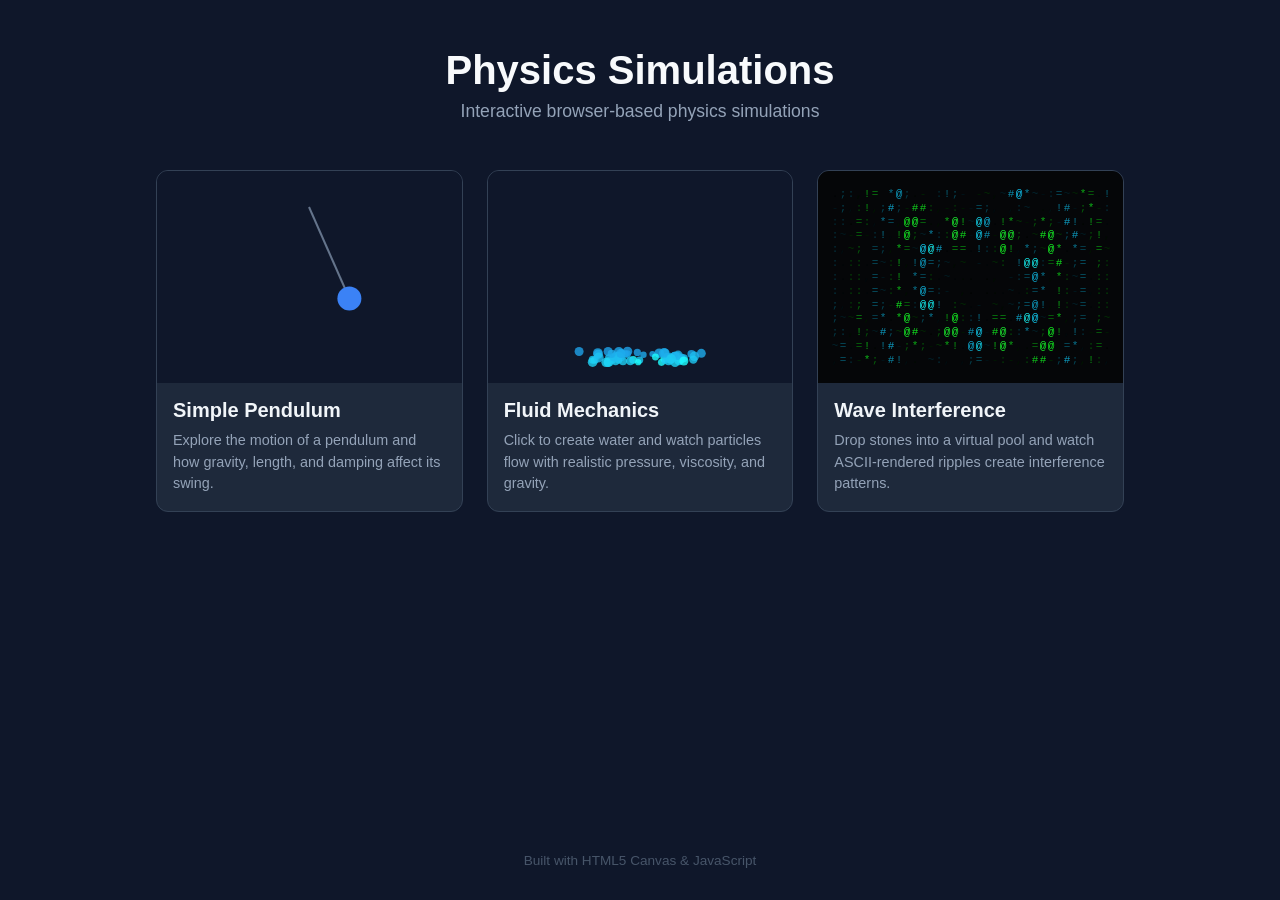
<file: index.html>
<!DOCTYPE html>
<html lang="en">
<head>
    <meta charset="UTF-8">
    <meta name="viewport" content="width=device-width, initial-scale=1.0">
    <title>Physics Simulations</title>
    <link rel="stylesheet" href="style.css">
</head>
<body>
    <header>
        <h1>Physics Simulations</h1>
        <p>Interactive browser-based physics simulations</p>
    </header>
    <main>
        <section class="simulations-grid">
            <a href="simulations/pendulum/index.html" class="sim-card">
                <div class="sim-preview">
                    <canvas id="pendulum-preview" width="280" height="180"></canvas>
                </div>
                <h2>Simple Pendulum</h2>
                <p>Explore the motion of a pendulum and how gravity, length, and damping affect its swing.</p>
            </a>
            <a href="simulations/fluid/index.html" class="sim-card">
                <div class="sim-preview">
                    <canvas id="fluid-preview" width="280" height="180"></canvas>
                </div>
                <h2>Fluid Mechanics</h2>
                <p>Click to create water and watch particles flow with realistic pressure, viscosity, and gravity.</p>
            </a>
            <a href="simulations/waves/index.html" class="sim-card">
                <div class="sim-preview" style="background:#050608">
                    <canvas id="waves-preview" width="280" height="180"></canvas>
                </div>
                <h2>Wave Interference</h2>
                <p>Drop stones into a virtual pool and watch ASCII-rendered ripples create interference patterns.</p>
            </a>
        </section>
    </main>
    <footer>
        <p>Built with HTML5 Canvas &amp; JavaScript</p>
    </footer>

    <script>
        // Tiny animated preview for the pendulum card
        (function() {
            const canvas = document.getElementById('pendulum-preview');
            if (!canvas) return;
            const ctx = canvas.getContext('2d');
            const cx = canvas.width / 2;
            const cy = 20;
            const len = 100;
            let angle = Math.PI / 4;
            let angVel = 0;
            const g = 9.81;
            const dt = 0.05;

            function draw() {
                ctx.clearRect(0, 0, canvas.width, canvas.height);
                const x = cx + len * Math.sin(angle);
                const y = cy + len * Math.cos(angle);

                ctx.strokeStyle = '#64748b';
                ctx.lineWidth = 2;
                ctx.beginPath();
                ctx.moveTo(cx, cy);
                ctx.lineTo(x, y);
                ctx.stroke();

                ctx.fillStyle = '#3b82f6';
                ctx.beginPath();
                ctx.arc(x, y, 12, 0, Math.PI * 2);
                ctx.fill();

                angVel += (-g / len) * Math.sin(angle) * dt;
                angVel *= 0.999;
                angle += angVel * dt;

                requestAnimationFrame(draw);
            }
            draw();
        })();
    // Tiny animated preview for the fluid card
        (function() {
            const canvas = document.getElementById('fluid-preview');
            if (!canvas) return;
            const ctx = canvas.getContext('2d');
            const drops = [];
            const W = canvas.width, H = canvas.height;

            for (let i = 0; i < 60; i++) {
                drops.push({
                    x: 80 + Math.random() * 120,
                    y: 20 + Math.random() * 40,
                    vx: (Math.random() - 0.5) * 20,
                    vy: Math.random() * 10,
                    r: 3 + Math.random() * 2
                });
            }

            function draw() {
                ctx.clearRect(0, 0, W, H);
                for (const d of drops) {
                    d.vy += 4 * 0.016 * 60;
                    d.x += d.vx * 0.016;
                    d.y += d.vy * 0.016;
                    if (d.y > H - d.r) { d.y = H - d.r; d.vy *= -0.4; d.vx *= 0.95; }
                    if (d.x < d.r) { d.x = d.r; d.vx *= -0.5; }
                    if (d.x > W - d.r) { d.x = W - d.r; d.vx *= -0.5; }
                    const speed = Math.sqrt(d.vx * d.vx + d.vy * d.vy);
                    const t = Math.min(speed / 150, 1);
                    const g = Math.floor(100 + t * 155);
                    const b = Math.floor(220 + t * 35);
                    ctx.fillStyle = `rgba(30,${g},${b},0.8)`;
                    ctx.beginPath();
                    ctx.arc(d.x, d.y, d.r, 0, Math.PI * 2);
                    ctx.fill();
                }
                requestAnimationFrame(draw);
            }
            draw();
        })();
    // Tiny animated preview for the wave card
        (function() {
            const canvas = document.getElementById('waves-preview');
            if (!canvas) return;
            const ctx = canvas.getContext('2d');
            const W = canvas.width, H = canvas.height;
            const CHARS = ' .,-~:;=!*#@';
            const cols = 35, rows = 13;
            const cw = W / cols, ch = H / rows;
            const fontSize = (ch * 0.8) | 0;
            let t = 0;

            function draw() {
                ctx.fillStyle = '#050608';
                ctx.fillRect(0, 0, W, H);
                ctx.font = fontSize + 'px "Courier New",monospace';
                ctx.textAlign = 'center';
                ctx.textBaseline = 'middle';

                for (let y = 0; y < rows; y++) {
                    for (let x = 0; x < cols; x++) {
                        // Two interfering circular waves
                        const dx1 = x - 12, dy1 = y - 6;
                        const r1 = Math.sqrt(dx1 * dx1 + dy1 * dy1);
                        const dx2 = x - 24, dy2 = y - 7;
                        const r2 = Math.sqrt(dx2 * dx2 + dy2 * dy2);
                        const wave = Math.sin(r1 * 1.2 - t * 0.06) * Math.exp(-r1 * 0.06)
                                   + Math.sin(r2 * 1.2 - t * 0.06) * Math.exp(-r2 * 0.06);
                        const absW = Math.abs(wave);
                        const ci = Math.min((absW * 11 + 0.5) | 0, 11);
                        if (ci === 0) continue;
                        const s = absW, s2 = s * s;
                        if (wave > 0) {
                            ctx.fillStyle = 'rgb(' + ((s2 * 20) | 0) + ',' + ((s * 55 + s2 * 200) | 0) + ',' + ((s2 * 35) | 0) + ')';
                        } else {
                            ctx.fillStyle = 'rgb(' + ((s2 * 15) | 0) + ',' + ((s * 40 + s2 * 135) | 0) + ',' + ((s * 50 + s2 * 165) | 0) + ')';
                        }
                        ctx.fillText(CHARS[ci], x * cw + cw * 0.5, y * ch + ch * 0.5);
                    }
                }
                t++;
                requestAnimationFrame(draw);
            }
            draw();
        })();
    </script>
</body>
</html>
</file>
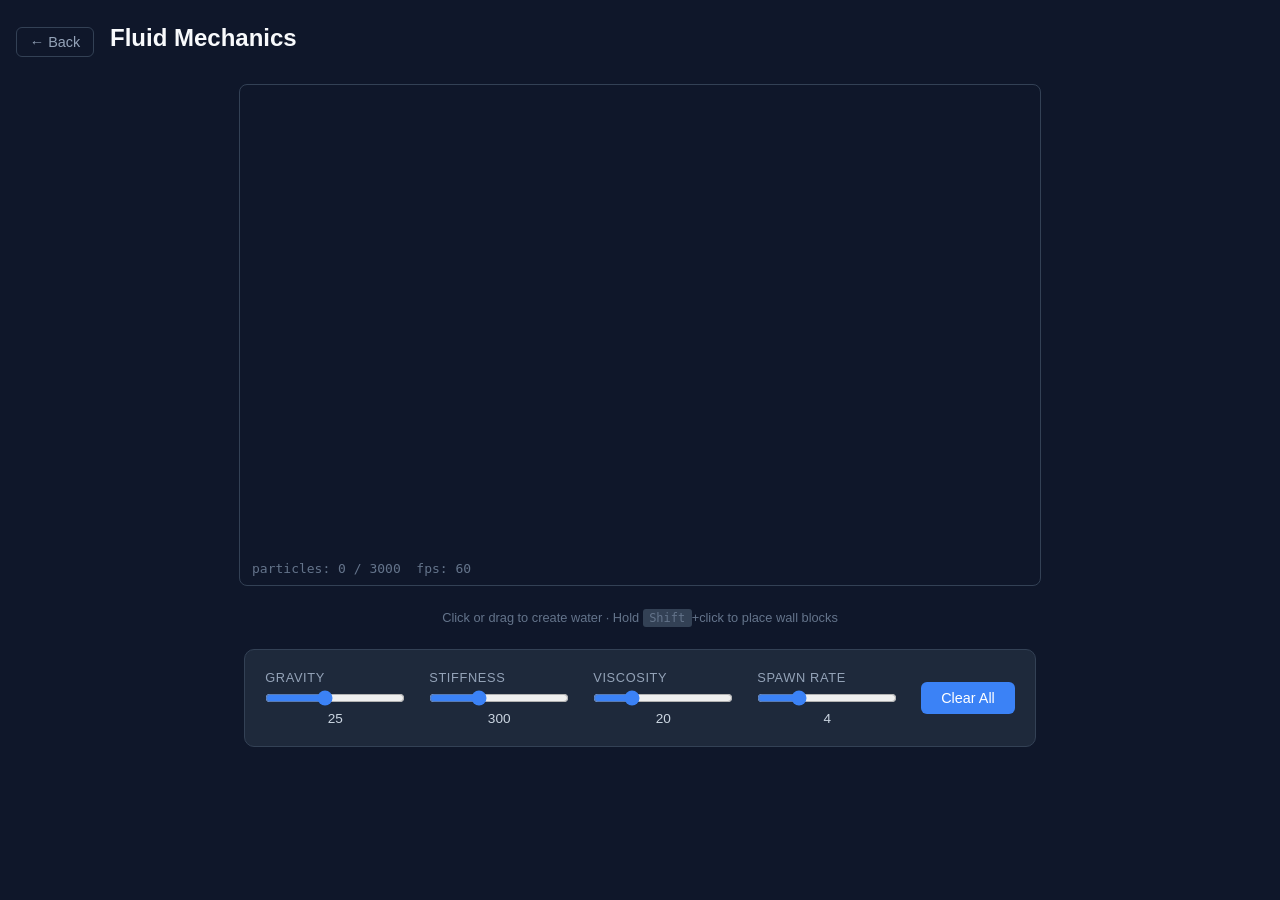
<file: simulations/fluid/index.html>
<!DOCTYPE html>
<html lang="en">
<head>
    <meta charset="UTF-8">
    <meta name="viewport" content="width=device-width, initial-scale=1.0">
    <title>Fluid Mechanics - Physics Simulations</title>
    <link rel="stylesheet" href="../../style.css">
    <style>
        #canvas { cursor: crosshair; touch-action: none; }
        .controls { flex-wrap: wrap; }
        .info { color: #64748b; font-size: 0.8rem; text-align: center; }
        kbd { background: #334155; padding: 0.1rem 0.4rem; border-radius: 3px; font-size: 0.75rem; }
    </style>
</head>
<body class="sim-page">
    <header>
        <a href="../../index.html" class="back-link">&larr; Back</a>
        <h1>Fluid Mechanics</h1>
    </header>

    <div class="sim-container">
        <canvas id="canvas" width="800" height="500"></canvas>
        <p class="info">Click or drag to create water &middot; Hold <kbd>Shift</kbd>+click to place wall blocks</p>

        <div class="controls">
            <div class="control-group">
                <label>Gravity</label>
                <input type="range" id="gravity" min="0" max="60" value="25" step="1">
                <span id="gravity-val">25</span>
            </div>
            <div class="control-group">
                <label>Stiffness</label>
                <input type="range" id="stiffness" min="50" max="800" value="300" step="10">
                <span id="stiffness-val">300</span>
            </div>
            <div class="control-group">
                <label>Viscosity</label>
                <input type="range" id="viscosity" min="0" max="80" value="20">
                <span id="viscosity-val">20</span>
            </div>
            <div class="control-group">
                <label>Spawn Rate</label>
                <input type="range" id="spawn-rate" min="1" max="12" value="4">
                <span id="spawn-rate-val">4</span>
            </div>
            <button id="reset">Clear All</button>
        </div>
    </div>

    <script>
    (function () {
        // ============================================================
        // Optimized fluid simulation — Double Density Relaxation
        // (Clavet, Beaudoin & Poulin 2005)
        //
        // Optimizations over naive implementation:
        //  - SoA typed arrays (Float64Array) for all particle data
        //  - Fused density + pressure in single grid traversal
        //    with per-particle neighbor cache (temp typed buffers)
        //  - Inline grid traversal (zero closure allocations)
        //  - Single sqrt per neighbor pair (cached via invR)
        //  - Removed redundant second buildGrid() for viscosity
        //  - Pre-computed constants pulled out of inner loops
        //  - Counting-sort color bucketing for batched rendering
        //    (one beginPath+fill per color bucket, not per particle)
        //  - Bitwise |0 for integer grid ops
        // ============================================================

        const canvas = document.getElementById('canvas');
        const ctx = canvas.getContext('2d');
        const CW = canvas.width;
        const CH = canvas.height;
        const TAU = Math.PI * 2;

        // --- Tunable parameters ---
        const H = 25;                    // interaction radius
        const H2 = H * H;               // h squared (pre-computed)
        const INV_H = 1 / H;            // 1/h (pre-computed)
        const REST_DENSITY = 4.0;
        let STIFFNESS = 300;
        const STIFFNESS_NEAR = 800;
        let LINEAR_VISC = 0.20;
        const QUAD_VISC = 0.05;
        let GRAVITY_Y = 25;
        const PARTICLE_R = 4;
        const PARTICLE_R2 = PARTICLE_R * PARTICLE_R;
        const MAX_PARTICLES = 3000;
        let SPAWN_RATE = 4;
        const SUBSTEPS = 3;
        const WALL_BLOCK_SIZE = 20;

        // ==================== SoA Particle Storage ====================
        // Flat typed arrays: zero GC pressure, excellent cache locality
        const posX  = new Float64Array(MAX_PARTICLES);
        const posY  = new Float64Array(MAX_PARTICLES);
        const prevX = new Float64Array(MAX_PARTICLES);
        const prevY = new Float64Array(MAX_PARTICLES);
        const velX  = new Float64Array(MAX_PARTICLES);
        const velY  = new Float64Array(MAX_PARTICLES);
        let N = 0; // active particle count

        // ==================== Walls ====================
        let walls = [];
        let pointerDown = false;
        let pointerX = 0, pointerY = 0;
        let shiftHeld = false;

        // ==================== Spatial Hash ====================
        // Cell size = interaction radius for optimal neighbor queries
        const CELL = H;
        const INV_CELL = 1 / CELL;
        const GRID_COLS = (CW / CELL | 0) + 2;
        const GRID_ROWS = (CH / CELL | 0) + 2;
        const gridHead = new Int32Array(GRID_COLS * GRID_ROWS);
        const gridNext = new Int32Array(MAX_PARTICLES);

        function buildGrid() {
            gridHead.fill(-1);
            for (let i = 0; i < N; i++) {
                const col = (posX[i] * INV_CELL) | 0;
                const row = (posY[i] * INV_CELL) | 0;
                if (col < 0 || col >= GRID_COLS || row < 0 || row >= GRID_ROWS) continue;
                const key = row * GRID_COLS + col;
                gridNext[i] = gridHead[key];
                gridHead[key] = i;
            }
        }

        // ==================== Per-Particle Neighbor Cache ====================
        // Avoids double grid traversal in relaxation step:
        // density pass caches neighbors, pressure pass reuses cache
        const MAX_NBRS = 128;
        const nbrIdx = new Uint16Array(MAX_NBRS);
        const nbrNx  = new Float32Array(MAX_NBRS);  // unit direction x
        const nbrNy  = new Float32Array(MAX_NBRS);  // unit direction y
        const nbrW   = new Float32Array(MAX_NBRS);  // kernel weight (1-q)

        // ==================== Color LUT + Render Buffers ====================
        const NUM_COLORS = 24;
        const colorLUT = new Array(NUM_COLORS);
        for (let ci = 0; ci < NUM_COLORS; ci++) {
            const t = ci / (NUM_COLORS - 1);
            let r, g, b;
            if (t < 0.5) {
                const s = t * 2;
                r = (20 + s * 40) | 0;
                g = (80 + s * 140) | 0;
                b = (200 + s * 55) | 0;
            } else {
                const s = (t - 0.5) * 2;
                r = (60 + s * 180) | 0;
                g = (220 + s * 35) | 0;
                b = 255;
            }
            colorLUT[ci] = `rgba(${r},${g},${b},0.85)`;
        }
        // Pre-allocated sorting buffers (zero per-frame allocation)
        const pColor      = new Uint8Array(MAX_PARTICLES);
        const bucketCount = new Uint16Array(NUM_COLORS);
        const bucketStart = new Uint16Array(NUM_COLORS);
        const bucketPos   = new Uint16Array(NUM_COLORS);
        const sortedIdx   = new Uint16Array(MAX_PARTICLES);

        // ==================== Spawning ====================
        function spawnAt(x, y, count) {
            for (let i = 0; i < count; i++) {
                if (N >= MAX_PARTICLES) return;
                const idx = N++;
                posX[idx]  = x + (Math.random() - 0.5) * H * 0.6;
                posY[idx]  = y + (Math.random() - 0.5) * H * 0.6;
                prevX[idx] = posX[idx];
                prevY[idx] = posY[idx];
                velX[idx]  = (Math.random() - 0.5) * 15;
                velY[idx]  = (Math.random() - 0.5) * 5;
            }
        }

        function addWallBlock(x, y) {
            const s = WALL_BLOCK_SIZE;
            const gx = (x / s | 0) * s;
            const gy = (y / s | 0) * s;
            for (let i = 0; i < walls.length; i++) {
                if (walls[i].x === gx && walls[i].y === gy) return;
            }
            walls.push({ x: gx, y: gy, w: s, h: s });
        }

        // ==================== Physics Step ====================
        function simulate(dt) {
            if (N === 0) return;
            const n = N;
            const dt2 = dt * dt;
            const gdt = GRAVITY_Y * dt;

            // --- 1. Gravity + save prev + advance position ---
            for (let i = 0; i < n; i++) {
                velY[i] += gdt;
                prevX[i] = posX[i];
                prevY[i] = posY[i];
                posX[i] += velX[i] * dt;
                posY[i] += velY[i] * dt;
            }

            // --- 2. Build spatial hash (ONCE per step) ---
            buildGrid();

            // --- 3. Double density relaxation ---
            // Fused: density computation + neighbor caching in ONE grid
            // traversal, then pressure displacement from cache.
            // Eliminates the second grid traversal entirely.
            for (let i = 0; i < n; i++) {
                const px = posX[i];
                const py = posY[i];
                let density = 0;
                let nearDensity = 0;
                let numNbr = 0;

                // Inline grid neighbor lookup (no closure allocation)
                const col0 = (px * INV_CELL) | 0;
                const row0 = (py * INV_CELL) | 0;
                const rMin = row0 > 0 ? row0 - 1 : 0;
                const rMax = row0 < GRID_ROWS - 1 ? row0 + 1 : row0;
                const cMin = col0 > 0 ? col0 - 1 : 0;
                const cMax = col0 < GRID_COLS - 1 ? col0 + 1 : col0;

                for (let gr = rMin; gr <= rMax; gr++) {
                    const rowOff = gr * GRID_COLS;
                    for (let gc = cMin; gc <= cMax; gc++) {
                        let j = gridHead[rowOff + gc];
                        while (j !== -1) {
                            if (j !== i) {
                                const dx = posX[j] - px;
                                const dy = posY[j] - py;
                                const r2 = dx * dx + dy * dy;
                                if (r2 < H2 && r2 > 0.0001) {
                                    // Single sqrt per pair, cached via invR
                                    const invR = 1 / Math.sqrt(r2);
                                    const r = r2 * invR;
                                    const q = r * INV_H;
                                    const w = 1 - q;
                                    const w2 = w * w;
                                    density += w2;
                                    nearDensity += w2 * w;

                                    // Cache for pressure pass
                                    if (numNbr < MAX_NBRS) {
                                        nbrIdx[numNbr] = j;
                                        nbrNx[numNbr]  = dx * invR;
                                        nbrNy[numNbr]  = dy * invR;
                                        nbrW[numNbr]   = w;
                                        numNbr++;
                                    }
                                }
                            }
                            j = gridNext[j];
                        }
                    }
                }

                // Pressure from density
                const pressure = STIFFNESS * (density - REST_DENSITY);
                const nearPressure = STIFFNESS_NEAR * nearDensity;

                // Apply displacements from cached neighbors
                let dispX = 0, dispY = 0;
                for (let k = 0; k < numNbr; k++) {
                    const w = nbrW[k];
                    const mag = (pressure * w + nearPressure * w * w) * dt2 * 0.5;
                    const fx = nbrNx[k] * mag;
                    const fy = nbrNy[k] * mag;
                    const j = nbrIdx[k];
                    posX[j] += fx;
                    posY[j] += fy;
                    dispX -= fx;
                    dispY -= fy;
                }
                posX[i] += dispX;
                posY[i] += dispY;
            }

            // --- 4. Viscosity impulses ---
            // Reuses stale grid (positions shifted by ~dt², negligible error)
            // Saves an entire buildGrid() call
            for (let i = 0; i < n; i++) {
                const px = posX[i];
                const py = posY[i];
                const col0 = (px * INV_CELL) | 0;
                const row0 = (py * INV_CELL) | 0;
                const rMin = row0 > 0 ? row0 - 1 : 0;
                const rMax = row0 < GRID_ROWS - 1 ? row0 + 1 : row0;
                const cMin = col0 > 0 ? col0 - 1 : 0;
                const cMax = col0 < GRID_COLS - 1 ? col0 + 1 : col0;

                for (let gr = rMin; gr <= rMax; gr++) {
                    const rowOff = gr * GRID_COLS;
                    for (let gc = cMin; gc <= cMax; gc++) {
                        let j = gridHead[rowOff + gc];
                        while (j !== -1) {
                            if (j > i) {
                                const dx = posX[j] - px;
                                const dy = posY[j] - py;
                                const r2 = dx * dx + dy * dy;
                                if (r2 < H2 && r2 > 0.0001) {
                                    const invR = 1 / Math.sqrt(r2);
                                    const r = r2 * invR;
                                    const w = 1 - r * INV_H;
                                    const vnx = dx * invR;
                                    const vny = dy * invR;
                                    const u = (velX[i] - velX[j]) * vnx
                                            + (velY[i] - velY[j]) * vny;
                                    if (u > 0) {
                                        const imp = dt * w * (LINEAR_VISC * u + QUAD_VISC * u * u) * 0.5;
                                        const ix = vnx * imp;
                                        const iy = vny * imp;
                                        velX[i] -= ix;
                                        velY[i] -= iy;
                                        velX[j] += ix;
                                        velY[j] += iy;
                                    }
                                }
                            }
                            j = gridNext[j];
                        }
                    }
                }
            }

            // --- 5. Boundaries + derive velocity ---
            const margin = PARTICLE_R;
            const maxX = CW - margin;
            const maxY = CH - margin;
            const maxSpd = H / dt;
            const maxSpd2 = maxSpd * maxSpd;
            const invDt = 1 / dt;
            const nWalls = walls.length;

            for (let i = 0; i < n; i++) {
                let px = posX[i];
                let py = posY[i];

                // Wall collisions (r² early-out avoids sqrt when not colliding)
                for (let wi = 0; wi < nWalls; wi++) {
                    const wl = walls[wi];
                    const cx = px < wl.x ? wl.x : (px > wl.x + wl.w ? wl.x + wl.w : px);
                    const cy = py < wl.y ? wl.y : (py > wl.y + wl.h ? wl.y + wl.h : py);
                    const dx = px - cx;
                    const dy = py - cy;
                    const d2 = dx * dx + dy * dy;
                    if (d2 < PARTICLE_R2) {
                        if (d2 > 0.000001) {
                            const invD = 1 / Math.sqrt(d2);
                            const overlap = PARTICLE_R - d2 * invD;
                            px += dx * invD * overlap;
                            py += dy * invD * overlap;
                        } else {
                            const wcx = wl.x + wl.w * 0.5;
                            const wcy = wl.y + wl.h * 0.5;
                            if (Math.abs(px - wcx) * wl.h > Math.abs(py - wcy) * wl.w) {
                                px = px > wcx ? wl.x + wl.w + PARTICLE_R : wl.x - PARTICLE_R;
                            } else {
                                py = py > wcy ? wl.y + wl.h + PARTICLE_R : wl.y - PARTICLE_R;
                            }
                        }
                    }
                }

                // Canvas boundaries (branchless-style clamp)
                if (px < margin) px = margin;
                if (px > maxX)   px = maxX;
                if (py < margin) py = margin;
                if (py > maxY)   py = maxY;
                posX[i] = px;
                posY[i] = py;

                // Derive velocity from position delta
                let vx = (px - prevX[i]) * invDt;
                let vy = (py - prevY[i]) * invDt;

                // Clamp (r² early-out avoids sqrt when under limit)
                const s2 = vx * vx + vy * vy;
                if (s2 > maxSpd2) {
                    const scale = maxSpd / Math.sqrt(s2);
                    vx *= scale;
                    vy *= scale;
                }
                velX[i] = vx;
                velY[i] = vy;
            }
        }

        // ==================== Rendering ====================
        // Counting-sort particles by quantized color, then batch-draw
        // each color in a single beginPath+fill. Reduces fill() calls
        // from N (~3000) to NUM_COLORS (24).
        function render() {
            ctx.clearRect(0, 0, CW, CH);
            const n = N;

            // Walls
            if (walls.length > 0) {
                ctx.fillStyle = '#475569';
                for (let i = 0; i < walls.length; i++) {
                    const w = walls[i];
                    ctx.fillRect(w.x, w.y, w.w, w.h);
                }
            }

            if (n > 0) {
                // Assign color bucket per particle
                const invRange = NUM_COLORS / 400;
                bucketCount.fill(0);
                for (let i = 0; i < n; i++) {
                    const spd = Math.sqrt(velX[i] * velX[i] + velY[i] * velY[i]);
                    let c = (spd * invRange) | 0;
                    if (c >= NUM_COLORS) c = NUM_COLORS - 1;
                    pColor[i] = c;
                    bucketCount[c]++;
                }

                // Prefix sum → bucket start indices
                bucketStart[0] = 0;
                for (let c = 1; c < NUM_COLORS; c++) {
                    bucketStart[c] = bucketStart[c - 1] + bucketCount[c - 1];
                }
                for (let c = 0; c < NUM_COLORS; c++) bucketPos[c] = bucketStart[c];

                // Place into sorted order (counting sort, O(n))
                for (let i = 0; i < n; i++) {
                    sortedIdx[bucketPos[pColor[i]]++] = i;
                }

                // Batched draw: one path per active color
                for (let c = 0; c < NUM_COLORS; c++) {
                    if (bucketCount[c] === 0) continue;
                    ctx.fillStyle = colorLUT[c];
                    ctx.beginPath();
                    const end = bucketStart[c] + bucketCount[c];
                    for (let k = bucketStart[c]; k < end; k++) {
                        const idx = sortedIdx[k];
                        ctx.moveTo(posX[idx] + PARTICLE_R, posY[idx]);
                        ctx.arc(posX[idx], posY[idx], PARTICLE_R, 0, TAU);
                    }
                    ctx.fill();
                }
            }

            // HUD
            ctx.fillStyle = '#64748b';
            ctx.font = '13px monospace';
            ctx.fillText(`particles: ${n} / ${MAX_PARTICLES}  fps: ${fpsDisplay}`, 12, CH - 12);
        }

        // ==================== FPS Counter ====================
        let fpsFrames = 0, fpsTime = 0, fpsDisplay = 0;

        // ==================== Main Loop ====================
        let lastTime = 0;

        function loop(timestamp) {
            if (lastTime === 0) lastTime = timestamp;
            const elapsed = Math.min(timestamp - lastTime, 100);
            lastTime = timestamp;

            // FPS
            fpsFrames++;
            fpsTime += elapsed;
            if (fpsTime >= 500) {
                fpsDisplay = (fpsFrames / fpsTime * 1000 + 0.5) | 0;
                fpsFrames = 0;
                fpsTime = 0;
            }

            // Spawn while pointer held
            if (pointerDown) {
                if (shiftHeld) {
                    addWallBlock(pointerX, pointerY);
                } else {
                    spawnAt(pointerX, pointerY, SPAWN_RATE);
                }
            }

            // Fixed substep physics
            const subDt = (elapsed / 1000) / SUBSTEPS;
            if (subDt > 0 && subDt < 0.02) {
                for (let s = 0; s < SUBSTEPS; s++) {
                    simulate(subDt);
                }
            }

            render();
            requestAnimationFrame(loop);
        }

        // ==================== Input ====================
        function getPos(e) {
            const rect = canvas.getBoundingClientRect();
            const sx = canvas.width / rect.width;
            const sy = canvas.height / rect.height;
            const cx = e.touches ? e.touches[0].clientX : e.clientX;
            const cy = e.touches ? e.touches[0].clientY : e.clientY;
            return { x: (cx - rect.left) * sx, y: (cy - rect.top) * sy };
        }

        canvas.addEventListener('mousedown', e => {
            pointerDown = true;
            const p = getPos(e);
            pointerX = p.x; pointerY = p.y;
        });
        canvas.addEventListener('mousemove', e => {
            const p = getPos(e);
            pointerX = p.x; pointerY = p.y;
        });
        canvas.addEventListener('mouseup', () => { pointerDown = false; });
        canvas.addEventListener('mouseleave', () => { pointerDown = false; });
        canvas.addEventListener('touchstart', e => {
            e.preventDefault(); pointerDown = true;
            const p = getPos(e);
            pointerX = p.x; pointerY = p.y;
        }, { passive: false });
        canvas.addEventListener('touchmove', e => {
            e.preventDefault();
            const p = getPos(e);
            pointerX = p.x; pointerY = p.y;
        }, { passive: false });
        canvas.addEventListener('touchend', () => { pointerDown = false; });
        window.addEventListener('keydown', e => { if (e.key === 'Shift') shiftHeld = true; });
        window.addEventListener('keyup', e => { if (e.key === 'Shift') shiftHeld = false; });

        // ==================== Controls ====================
        document.getElementById('gravity').addEventListener('input', function() {
            GRAVITY_Y = parseFloat(this.value);
            document.getElementById('gravity-val').textContent = this.value;
        });
        document.getElementById('stiffness').addEventListener('input', function() {
            STIFFNESS = parseFloat(this.value);
            document.getElementById('stiffness-val').textContent = this.value;
        });
        document.getElementById('viscosity').addEventListener('input', function() {
            LINEAR_VISC = parseInt(this.value) / 100;
            document.getElementById('viscosity-val').textContent = this.value;
        });
        document.getElementById('spawn-rate').addEventListener('input', function() {
            SPAWN_RATE = parseInt(this.value);
            document.getElementById('spawn-rate-val').textContent = this.value;
        });
        document.getElementById('reset').addEventListener('click', () => {
            N = 0;
            walls = [];
        });

        requestAnimationFrame(loop);
    })();
    </script>
</body>
</html>
</file>
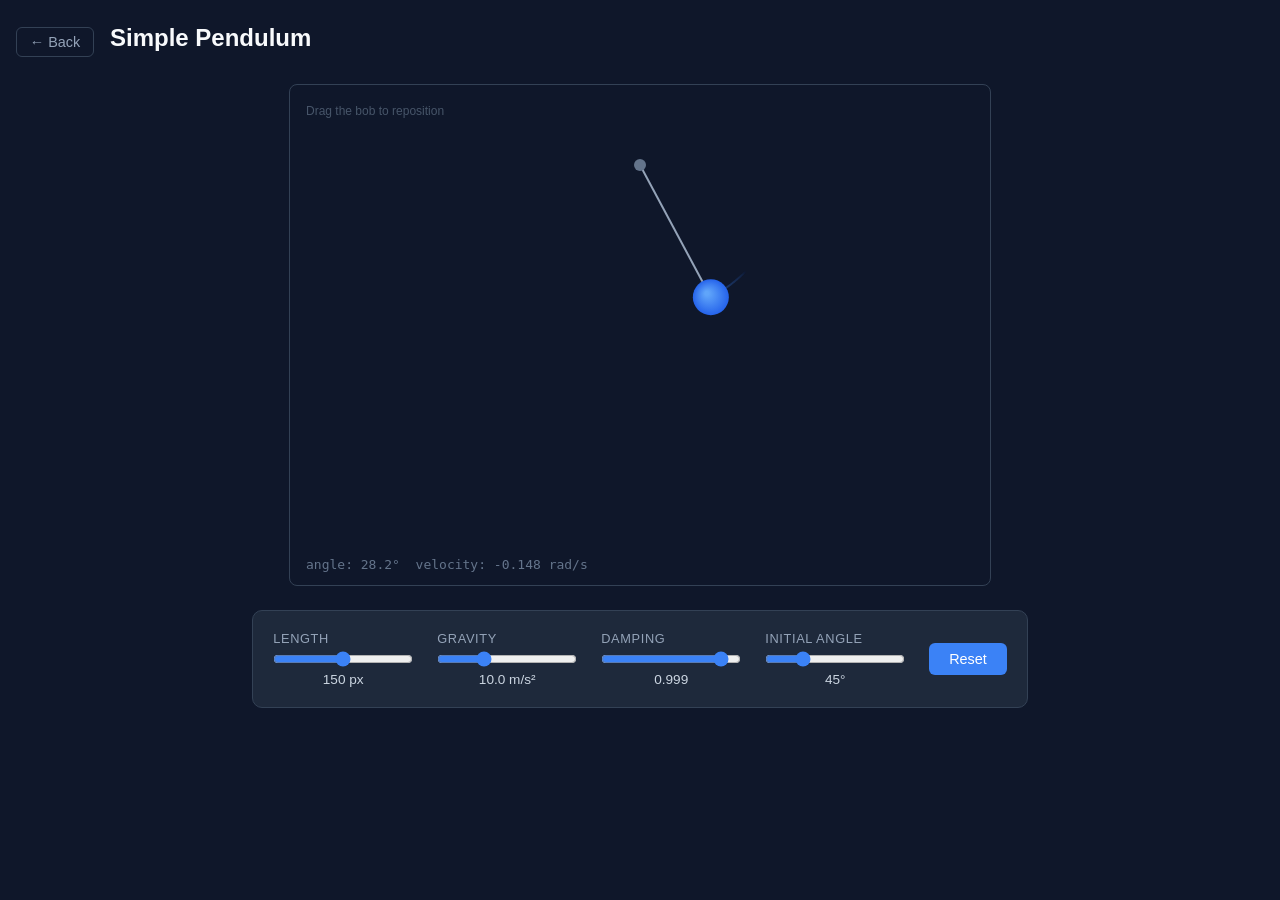
<file: simulations/pendulum/index.html>
<!DOCTYPE html>
<html lang="en">
<head>
    <meta charset="UTF-8">
    <meta name="viewport" content="width=device-width, initial-scale=1.0">
    <title>Simple Pendulum - Physics Simulations</title>
    <link rel="stylesheet" href="../../style.css">
</head>
<body class="sim-page">
    <header>
        <a href="../../index.html" class="back-link">← Back</a>
        <h1>Simple Pendulum</h1>
    </header>

    <div class="sim-container">
        <canvas id="canvas" width="700" height="500"></canvas>

        <div class="controls">
            <div class="control-group">
                <label>Length</label>
                <input type="range" id="length" min="50" max="250" value="150">
                <span id="length-val">150 px</span>
            </div>
            <div class="control-group">
                <label>Gravity</label>
                <input type="range" id="gravity" min="1" max="30" value="10" step="0.5">
                <span id="gravity-val">10.0 m/s²</span>
            </div>
            <div class="control-group">
                <label>Damping</label>
                <input type="range" id="damping" min="990" max="1000" value="999">
                <span id="damping-val">0.999</span>
            </div>
            <div class="control-group">
                <label>Initial Angle</label>
                <input type="range" id="angle" min="5" max="170" value="45">
                <span id="angle-val">45°</span>
            </div>
            <button id="reset">Reset</button>
        </div>
    </div>

    <script>
        const canvas = document.getElementById('canvas');
        const ctx = canvas.getContext('2d');

        // Controls
        const lengthSlider = document.getElementById('length');
        const gravitySlider = document.getElementById('gravity');
        const dampingSlider = document.getElementById('damping');
        const angleSlider = document.getElementById('angle');
        const resetBtn = document.getElementById('reset');

        // State
        const pivotX = canvas.width / 2;
        const pivotY = 80;
        let rodLength = 150;
        let gravity = 10;
        let damping = 0.999;
        let angle = Math.PI / 4;
        let angularVelocity = 0;
        const dt = 0.05;
        const bobRadius = 18;

        // Trail
        const trail = [];
        const maxTrail = 120;

        // Dragging
        let dragging = false;

        function getBobPos() {
            return {
                x: pivotX + rodLength * Math.sin(angle),
                y: pivotY + rodLength * Math.cos(angle)
            };
        }

        function updateLabels() {
            document.getElementById('length-val').textContent = rodLength + ' px';
            document.getElementById('gravity-val').textContent = gravity.toFixed(1) + ' m/s²';
            document.getElementById('damping-val').textContent = damping.toFixed(3);
            document.getElementById('angle-val').textContent = Math.round(angleSlider.value) + '°';
        }

        function resetSim() {
            rodLength = parseInt(lengthSlider.value);
            gravity = parseFloat(gravitySlider.value);
            damping = parseInt(dampingSlider.value) / 1000;
            angle = (parseInt(angleSlider.value) * Math.PI) / 180;
            angularVelocity = 0;
            trail.length = 0;
            updateLabels();
        }

        lengthSlider.addEventListener('input', resetSim);
        gravitySlider.addEventListener('input', resetSim);
        dampingSlider.addEventListener('input', resetSim);
        angleSlider.addEventListener('input', resetSim);
        resetBtn.addEventListener('click', resetSim);

        // Mouse / touch dragging
        function getPointerPos(e) {
            const rect = canvas.getBoundingClientRect();
            const scaleX = canvas.width / rect.width;
            const scaleY = canvas.height / rect.height;
            const clientX = e.touches ? e.touches[0].clientX : e.clientX;
            const clientY = e.touches ? e.touches[0].clientY : e.clientY;
            return {
                x: (clientX - rect.left) * scaleX,
                y: (clientY - rect.top) * scaleY
            };
        }

        function startDrag(e) {
            const pos = getPointerPos(e);
            const bob = getBobPos();
            const dist = Math.hypot(pos.x - bob.x, pos.y - bob.y);
            if (dist < bobRadius + 15) {
                dragging = true;
                e.preventDefault();
            }
        }

        function moveDrag(e) {
            if (!dragging) return;
            e.preventDefault();
            const pos = getPointerPos(e);
            angle = Math.atan2(pos.x - pivotX, pos.y - pivotY);
            angularVelocity = 0;
            trail.length = 0;
        }

        function endDrag() {
            dragging = false;
        }

        canvas.addEventListener('mousedown', startDrag);
        canvas.addEventListener('mousemove', moveDrag);
        canvas.addEventListener('mouseup', endDrag);
        canvas.addEventListener('touchstart', startDrag, { passive: false });
        canvas.addEventListener('touchmove', moveDrag, { passive: false });
        canvas.addEventListener('touchend', endDrag);

        function draw() {
            // Physics update
            if (!dragging) {
                const angularAccel = (-gravity / rodLength) * Math.sin(angle);
                angularVelocity += angularAccel * dt;
                angularVelocity *= damping;
                angle += angularVelocity * dt;
            }

            const bob = getBobPos();

            // Store trail
            trail.push({ x: bob.x, y: bob.y });
            if (trail.length > maxTrail) trail.shift();

            // Clear
            ctx.clearRect(0, 0, canvas.width, canvas.height);

            // Draw trail
            if (trail.length > 1) {
                for (let i = 1; i < trail.length; i++) {
                    const alpha = i / trail.length;
                    ctx.strokeStyle = `rgba(59, 130, 246, ${alpha * 0.4})`;
                    ctx.lineWidth = 2;
                    ctx.beginPath();
                    ctx.moveTo(trail[i - 1].x, trail[i - 1].y);
                    ctx.lineTo(trail[i].x, trail[i].y);
                    ctx.stroke();
                }
            }

            // Draw rod
            ctx.strokeStyle = '#94a3b8';
            ctx.lineWidth = 2;
            ctx.beginPath();
            ctx.moveTo(pivotX, pivotY);
            ctx.lineTo(bob.x, bob.y);
            ctx.stroke();

            // Draw pivot
            ctx.fillStyle = '#64748b';
            ctx.beginPath();
            ctx.arc(pivotX, pivotY, 6, 0, Math.PI * 2);
            ctx.fill();

            // Draw bob
            const gradient = ctx.createRadialGradient(
                bob.x - 4, bob.y - 4, 2,
                bob.x, bob.y, bobRadius
            );
            gradient.addColorStop(0, '#60a5fa');
            gradient.addColorStop(1, '#2563eb');
            ctx.fillStyle = gradient;
            ctx.beginPath();
            ctx.arc(bob.x, bob.y, bobRadius, 0, Math.PI * 2);
            ctx.fill();

            // Info text
            ctx.fillStyle = '#64748b';
            ctx.font = '13px monospace';
            const degAngle = (angle * 180 / Math.PI).toFixed(1);
            const vel = angularVelocity.toFixed(3);
            ctx.fillText(`angle: ${degAngle}°  velocity: ${vel} rad/s`, 16, canvas.height - 16);

            // Hint
            ctx.fillStyle = '#475569';
            ctx.font = '12px sans-serif';
            ctx.fillText('Drag the bob to reposition', 16, 30);

            requestAnimationFrame(draw);
        }

        updateLabels();
        draw();
    </script>
</body>
</html>
</file>
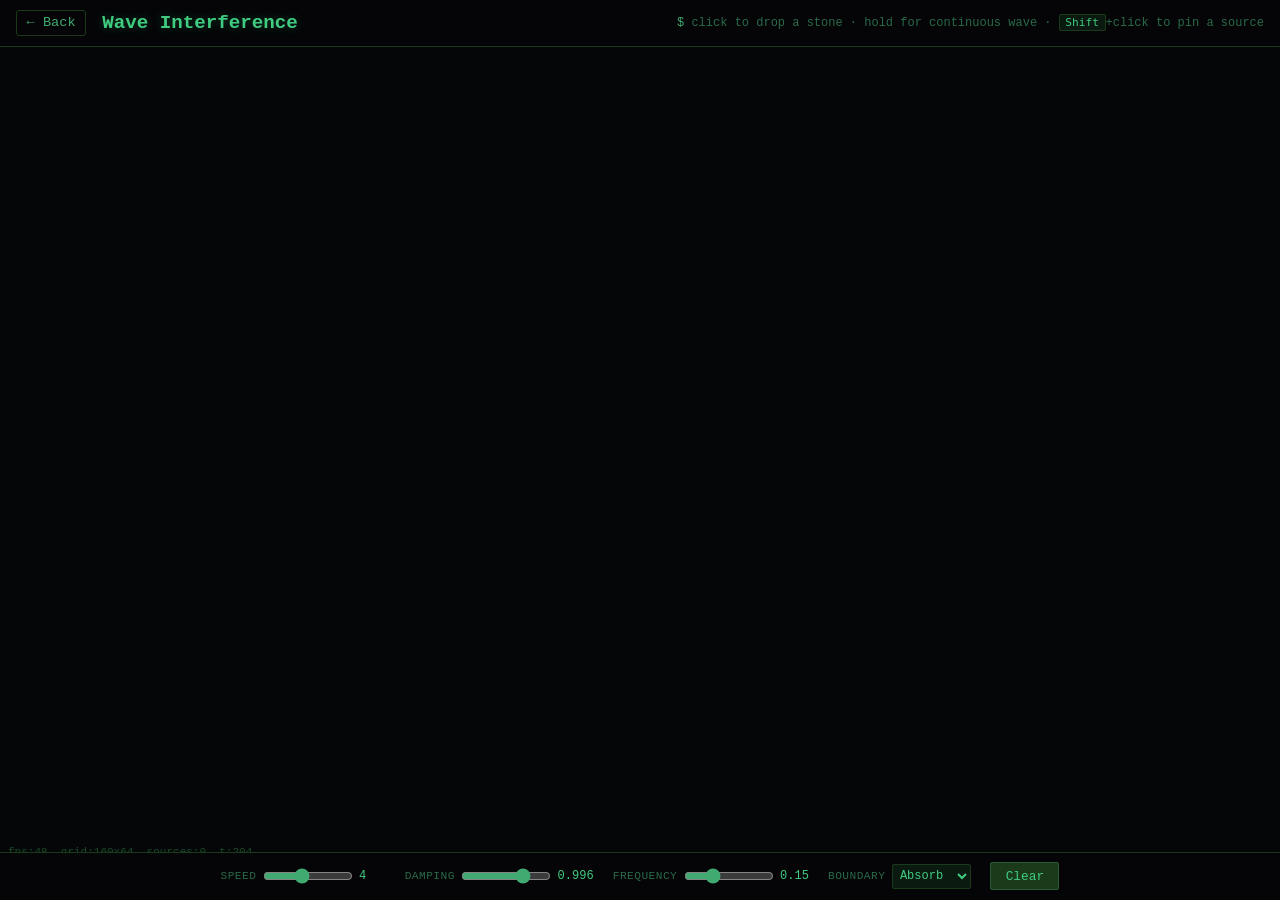
<file: simulations/waves/index.html>
<!DOCTYPE html>
<html lang="en">
<head>
    <meta charset="UTF-8">
    <meta name="viewport" content="width=device-width, initial-scale=1.0">
    <title>Wave Interference (ASCII) - Physics Simulations</title>
    <style>
        * { margin: 0; padding: 0; box-sizing: border-box; }
        html, body { width: 100%; height: 100%; overflow: hidden; background: #050608; }
        #canvas {
            display: block;
            position: fixed;
            top: 0; left: 0;
            width: 100%; height: 100%;
            cursor: crosshair;
            touch-action: none;
        }

        /* Floating header */
        header {
            position: fixed;
            top: 0; left: 0; right: 0;
            z-index: 10;
            display: flex;
            align-items: center;
            gap: 1rem;
            padding: 0.6rem 1rem;
            background: rgba(5,6,8,0.8);
            border-bottom: 1px solid #1a3a1a;
            backdrop-filter: blur(6px);
            -webkit-backdrop-filter: blur(6px);
        }
        header h1 {
            font-size: 1.2rem;
            font-weight: 700;
            color: #40cc80;
            font-family: 'Courier New', Courier, monospace;
            text-shadow: 0 0 10px rgba(64,204,128,0.3);
        }
        .back-link {
            color: #40aa70;
            text-decoration: none;
            font-size: 0.85rem;
            border: 1px solid #1a3a1a;
            padding: 0.3rem 0.6rem;
            border-radius: 3px;
            font-family: 'Courier New', Courier, monospace;
            white-space: nowrap;
        }
        .back-link:hover { color: #60ffaa; border-color: #40aa70; }
        .help-text {
            margin-left: auto;
            color: #2a6a4a;
            font-size: 0.75rem;
            font-family: 'Courier New', Courier, monospace;
        }
        .help-text::before { content: '$ '; color: #40aa70; }
        kbd {
            background: #0a1a10;
            border: 1px solid #1a3a1a;
            padding: 0.05rem 0.35rem;
            border-radius: 2px;
            font-size: 0.7rem;
            color: #40cc80;
        }

        /* Floating controls bar */
        .controls {
            position: fixed;
            bottom: 0; left: 0; right: 0;
            z-index: 10;
            display: flex;
            flex-wrap: wrap;
            align-items: center;
            justify-content: center;
            gap: 1.2rem;
            padding: 0.6rem 1rem;
            background: rgba(5,6,8,0.8);
            border-top: 1px solid #1a3a1a;
            backdrop-filter: blur(6px);
            -webkit-backdrop-filter: blur(6px);
        }
        .control-group {
            display: flex;
            align-items: center;
            gap: 0.4rem;
        }
        .control-group label {
            font-size: 0.7rem;
            color: #2a6a4a;
            font-family: 'Courier New', Courier, monospace;
            text-transform: uppercase;
            letter-spacing: 0.04em;
        }
        .control-group span {
            font-size: 0.75rem;
            color: #40cc80;
            font-family: 'Courier New', Courier, monospace;
            min-width: 2.2em;
        }
        input[type="range"] { accent-color: #40aa70; width: 90px; }
        select {
            background: #0a1a10;
            color: #40cc80;
            border: 1px solid #1a3a1a;
            padding: 0.2rem;
            font-family: 'Courier New', Courier, monospace;
            font-size: 0.75rem;
            border-radius: 2px;
        }
        button {
            background: #1a3a1a;
            color: #40cc80;
            border: 1px solid #2a5a3a;
            padding: 0.35rem 0.9rem;
            font-family: 'Courier New', Courier, monospace;
            font-size: 0.8rem;
            border-radius: 2px;
            cursor: pointer;
        }
        button:hover { background: #2a5a3a; }
    </style>
</head>
<body>
    <canvas id="canvas"></canvas>

    <header>
        <a href="../../index.html" class="back-link">&larr; Back</a>
        <h1>Wave Interference</h1>
        <span class="help-text">click to drop a stone &middot; hold for continuous wave &middot; <kbd>Shift</kbd>+click to pin a source</span>
    </header>

    <div class="controls">
        <div class="control-group">
            <label>Speed</label>
            <input type="range" id="speed" min="1" max="8" value="4" step="1">
            <span id="speed-val">4</span>
        </div>
        <div class="control-group">
            <label>Damping</label>
            <input type="range" id="damping" min="985" max="1000" value="996" step="1">
            <span id="damping-val">0.996</span>
        </div>
        <div class="control-group">
            <label>Frequency</label>
            <input type="range" id="freq" min="5" max="40" value="15" step="1">
            <span id="freq-val">0.15</span>
        </div>
        <div class="control-group">
            <label>Boundary</label>
            <select id="boundary">
                <option value="absorb">Absorb</option>
                <option value="reflect">Reflect</option>
            </select>
        </div>
        <button id="reset">Clear</button>
    </div>

    <script>
    (function () {
        var canvas = document.getElementById('canvas');
        var ctx = canvas.getContext('2d');

        // ==================== Constants ====================
        var CELL_W = 8;
        var CELL_H = 14;
        var WAVE_C = 0.35;
        var IMPULSE_AMP = 1.5;
        var IMPULSE_SIGMA = 2.5;
        var SOURCE_AMP = 0.4;
        var CHARS = ' .,-~:;=!*#@';
        var NUM_CHARS = CHARS.length;
        var NUM_CLR = 64;

        // ==================== Mutable state ====================
        var substeps = 4;
        var dampingFactor = 0.996;
        var absorbBoundary = true;
        var sourceFreq = 0.15;
        var pinnedSources = [];
        var simTime = 0;
        var pointerDown = false;
        var pointerX = 0, pointerY = 0;
        var shiftHeld = false;
        var fpsFrames = 0, fpsTime = 0, fpsDisplay = 0;
        var lastTime = 0;

        // ==================== Dynamic grid state ====================
        var CW, CH, COLS, ROWS, GRID_SIZE;
        var curr, prev, nxt;

        // ==================== Color LUT ====================
        var colorLUT = new Array(NUM_CLR);
        for (var i = 0; i < NUM_CLR; i++) {
            var t = (i / (NUM_CLR - 1)) * 2 - 1;
            var s = Math.abs(t);
            var s2 = s * s;
            var r, g, b;
            if (t <= 0) {
                r = Math.min(255, (s2 * 15) | 0);
                g = Math.min(255, (s * 40 + s2 * 135) | 0);
                b = Math.min(255, (s * 50 + s2 * 165) | 0);
            } else {
                r = Math.min(255, (s2 * 20) | 0);
                g = Math.min(255, (s * 55 + s2 * 200) | 0);
                b = Math.min(255, (s2 * 35) | 0);
            }
            colorLUT[i] = 'rgb(' + r + ',' + g + ',' + b + ')';
        }

        // ==================== Sprite atlas ====================
        var atlas = document.createElement('canvas');
        var aCtx = atlas.getContext('2d');
        var ATLAS_CW = CELL_W;
        var ATLAS_CH = CELL_H;
        var FONT_SIZE = (CELL_H * 0.82) | 0;

        function buildAtlas() {
            atlas.width = NUM_CHARS * ATLAS_CW;
            atlas.height = NUM_CLR * ATLAS_CH;
            aCtx.font = FONT_SIZE + 'px "Courier New",Courier,monospace';
            aCtx.textAlign = 'center';
            aCtx.textBaseline = 'middle';
            for (var ci = 0; ci < NUM_CLR; ci++) {
                aCtx.fillStyle = colorLUT[ci];
                var cy = ci * ATLAS_CH + ATLAS_CH * 0.5;
                for (var ch = 1; ch < NUM_CHARS; ch++) {
                    aCtx.fillText(CHARS[ch], ch * ATLAS_CW + ATLAS_CW * 0.5, cy);
                }
            }
        }
        buildAtlas();

        // ==================== Resize ====================
        function resize() {
            var dpr = 1; // keep 1:1 for crisp ASCII
            CW = canvas.width = window.innerWidth * dpr;
            CH = canvas.height = window.innerHeight * dpr;
            COLS = (CW / CELL_W) | 0;
            ROWS = (CH / CELL_H) | 0;
            GRID_SIZE = COLS * ROWS;

            // Reallocate wave buffers (simulation resets)
            curr = new Float32Array(GRID_SIZE);
            prev = new Float32Array(GRID_SIZE);
            nxt  = new Float32Array(GRID_SIZE);
            pinnedSources = [];
            simTime = 0;
        }
        resize();
        window.addEventListener('resize', resize);

        // ==================== Wave Simulation ====================
        function step() {
            var c2 = WAVE_C * WAVE_C;
            for (var y = 1; y < ROWS - 1; y++) {
                var rowOff = y * COLS;
                for (var x = 1; x < COLS - 1; x++) {
                    var idx = rowOff + x;
                    var lap = curr[idx - 1] + curr[idx + 1]
                            + curr[idx - COLS] + curr[idx + COLS]
                            - 4 * curr[idx];
                    nxt[idx] = (2 * curr[idx] - prev[idx] + c2 * lap) * dampingFactor;
                }
            }

            if (absorbBoundary) {
                for (var x = 0; x < COLS; x++) {
                    nxt[x] = 0;
                    nxt[(ROWS - 1) * COLS + x] = 0;
                }
                for (var y = 0; y < ROWS; y++) {
                    nxt[y * COLS] = 0;
                    nxt[y * COLS + COLS - 1] = 0;
                }
                for (var y = 1; y < ROWS - 1; y++) {
                    for (var x = 1; x < COLS - 1; x++) {
                        var edge = Math.min(x, y, COLS - 1 - x, ROWS - 1 - y);
                        if (edge < 5) {
                            nxt[y * COLS + x] *= 0.5 + 0.1 * edge;
                        }
                    }
                }
            } else {
                for (var x = 1; x < COLS - 1; x++) {
                    nxt[x] = nxt[COLS + x];
                    nxt[(ROWS - 1) * COLS + x] = nxt[(ROWS - 2) * COLS + x];
                }
                for (var y = 0; y < ROWS; y++) {
                    nxt[y * COLS] = nxt[y * COLS + 1];
                    nxt[y * COLS + COLS - 1] = nxt[y * COLS + COLS - 2];
                }
            }

            var tmp = prev;
            prev = curr;
            curr = nxt;
            nxt = tmp;
            simTime++;
        }

        function addImpulse(gx, gy, amp) {
            var s2 = IMPULSE_SIGMA * IMPULSE_SIGMA;
            var range = (IMPULSE_SIGMA * 3 + 0.5) | 0;
            var cx = Math.round(gx);
            var cy = Math.round(gy);
            for (var dy = -range; dy <= range; dy++) {
                var y = cy + dy;
                if (y < 0 || y >= ROWS) continue;
                for (var dx = -range; dx <= range; dx++) {
                    var x = cx + dx;
                    if (x < 0 || x >= COLS) continue;
                    curr[y * COLS + x] += amp * Math.exp(-(dx * dx + dy * dy) / (2 * s2));
                }
            }
        }

        function applySource(gx, gy) {
            var amp = SOURCE_AMP * Math.sin(simTime * sourceFreq);
            var s2 = 1.8 * 1.8;
            var cx = Math.round(gx);
            var cy = Math.round(gy);
            for (var dy = -3; dy <= 3; dy++) {
                var y = cy + dy;
                if (y < 0 || y >= ROWS) continue;
                for (var dx = -3; dx <= 3; dx++) {
                    var x = cx + dx;
                    if (x < 0 || x >= COLS) continue;
                    curr[y * COLS + x] = amp * Math.exp(-(dx * dx + dy * dy) / (2 * s2));
                }
            }
        }

        // ==================== Rendering ====================
        function render() {
            ctx.fillStyle = '#050608';
            ctx.fillRect(0, 0, CW, CH);

            for (var y = 0; y < ROWS; y++) {
                var dy = y * CELL_H;
                for (var x = 0; x < COLS; x++) {
                    var amp = curr[y * COLS + x];
                    var clamped = amp < -1 ? -1 : (amp > 1 ? 1 : amp);
                    var absA = clamped < 0 ? -clamped : clamped;

                    var ci = (absA * (NUM_CHARS - 1) + 0.5) | 0;
                    if (ci === 0) continue;

                    var cli = ((clamped * 0.5 + 0.5) * (NUM_CLR - 1) + 0.5) | 0;

                    ctx.drawImage(atlas,
                        ci * ATLAS_CW, cli * ATLAS_CH, ATLAS_CW, ATLAS_CH,
                        x * CELL_W, dy, CELL_W, CELL_H
                    );
                }
            }

            // CRT scanlines
            ctx.fillStyle = 'rgba(0,0,0,0.06)';
            for (var sy = 0; sy < CH; sy += 3) {
                ctx.fillRect(0, sy, CW, 1);
            }

            // Pinned source markers
            if (pinnedSources.length > 0) {
                ctx.fillStyle = '#40cc80';
                ctx.font = '12px "Courier New",monospace';
                ctx.textBaseline = 'top';
                for (var i = 0; i < pinnedSources.length; i++) {
                    ctx.fillText('+', pinnedSources[i].gx * CELL_W + 1, pinnedSources[i].gy * CELL_H);
                }
            }

            // HUD
            ctx.fillStyle = '#1a4a2a';
            ctx.font = '11px "Courier New",monospace';
            ctx.textBaseline = 'bottom';
            ctx.fillText(
                'fps:' + fpsDisplay + '  grid:' + COLS + 'x' + ROWS + '  sources:' + pinnedSources.length + '  t:' + simTime,
                8, CH - 42
            );
        }

        // ==================== Main Loop ====================
        function loop(timestamp) {
            if (lastTime === 0) lastTime = timestamp;
            var elapsed = Math.min(timestamp - lastTime, 100);
            lastTime = timestamp;

            fpsFrames++;
            fpsTime += elapsed;
            if (fpsTime >= 500) {
                fpsDisplay = (fpsFrames / fpsTime * 1000 + 0.5) | 0;
                fpsFrames = 0;
                fpsTime = 0;
            }

            if (pointerDown && !shiftHeld) {
                applySource(pointerX / CELL_W, pointerY / CELL_H);
            }

            for (var i = 0; i < pinnedSources.length; i++) {
                applySource(pinnedSources[i].gx, pinnedSources[i].gy);
            }

            for (var s = 0; s < substeps; s++) {
                step();
            }

            render();
            requestAnimationFrame(loop);
        }

        // ==================== Input ====================
        function getPos(e) {
            var cx = e.touches ? e.touches[0].clientX : e.clientX;
            var cy = e.touches ? e.touches[0].clientY : e.clientY;
            return { x: cx, y: cy };
        }

        canvas.addEventListener('mousedown', function (e) {
            pointerDown = true;
            var p = getPos(e);
            pointerX = p.x; pointerY = p.y;
            var gx = p.x / CELL_W;
            var gy = p.y / CELL_H;
            if (e.shiftKey) {
                pinnedSources.push({ gx: gx, gy: gy });
            } else {
                addImpulse(gx, gy, IMPULSE_AMP);
            }
        });
        canvas.addEventListener('mousemove', function (e) {
            var p = getPos(e);
            pointerX = p.x; pointerY = p.y;
        });
        canvas.addEventListener('mouseup', function () { pointerDown = false; });
        canvas.addEventListener('mouseleave', function () { pointerDown = false; });
        canvas.addEventListener('touchstart', function (e) {
            e.preventDefault(); pointerDown = true;
            var p = getPos(e);
            pointerX = p.x; pointerY = p.y;
            addImpulse(p.x / CELL_W, p.y / CELL_H, IMPULSE_AMP);
        }, { passive: false });
        canvas.addEventListener('touchmove', function (e) {
            e.preventDefault();
            var p = getPos(e);
            pointerX = p.x; pointerY = p.y;
        }, { passive: false });
        canvas.addEventListener('touchend', function () { pointerDown = false; });
        window.addEventListener('keydown', function (e) { if (e.key === 'Shift') shiftHeld = true; });
        window.addEventListener('keyup', function (e) { if (e.key === 'Shift') shiftHeld = false; });

        // ==================== Controls ====================
        document.getElementById('speed').addEventListener('input', function () {
            substeps = parseInt(this.value);
            document.getElementById('speed-val').textContent = this.value;
        });
        document.getElementById('damping').addEventListener('input', function () {
            dampingFactor = parseInt(this.value) / 1000;
            document.getElementById('damping-val').textContent = dampingFactor.toFixed(3);
        });
        document.getElementById('freq').addEventListener('input', function () {
            sourceFreq = parseInt(this.value) / 100;
            document.getElementById('freq-val').textContent = sourceFreq.toFixed(2);
        });
        document.getElementById('boundary').addEventListener('change', function () {
            absorbBoundary = this.value === 'absorb';
        });
        document.getElementById('reset').addEventListener('click', function () {
            curr.fill(0);
            prev.fill(0);
            nxt.fill(0);
            pinnedSources = [];
            simTime = 0;
        });

        requestAnimationFrame(loop);
    })();
    </script>
</body>
</html>
</file>
<file: style.css>
* {
    margin: 0;
    padding: 0;
    box-sizing: border-box;
}

body {
    font-family: -apple-system, BlinkMacSystemFont, 'Segoe UI', Roboto, sans-serif;
    background: #0f172a;
    color: #e2e8f0;
    min-height: 100vh;
    display: flex;
    flex-direction: column;
}

header {
    text-align: center;
    padding: 3rem 1rem 2rem;
}

header h1 {
    font-size: 2.5rem;
    font-weight: 700;
    color: #f8fafc;
    margin-bottom: 0.5rem;
}

header p {
    font-size: 1.1rem;
    color: #94a3b8;
}

main {
    flex: 1;
    max-width: 1000px;
    margin: 0 auto;
    padding: 1rem;
    width: 100%;
}

.simulations-grid {
    display: grid;
    grid-template-columns: repeat(auto-fill, minmax(300px, 1fr));
    gap: 1.5rem;
}

.sim-card {
    background: #1e293b;
    border: 1px solid #334155;
    border-radius: 12px;
    overflow: hidden;
    text-decoration: none;
    color: inherit;
    transition: transform 0.2s, border-color 0.2s;
}

.sim-card:hover {
    transform: translateY(-4px);
    border-color: #3b82f6;
}

.sim-preview {
    background: #0f172a;
    display: flex;
    align-items: center;
    justify-content: center;
    padding: 1rem;
}

.sim-preview canvas {
    display: block;
}

.sim-card h2 {
    font-size: 1.25rem;
    padding: 1rem 1rem 0.5rem;
    color: #f1f5f9;
}

.sim-card p {
    font-size: 0.9rem;
    padding: 0 1rem 1rem;
    color: #94a3b8;
    line-height: 1.5;
}

footer {
    text-align: center;
    padding: 2rem 1rem;
    color: #475569;
    font-size: 0.85rem;
}

/* Shared layout for individual simulation pages */
.sim-page {
    display: flex;
    flex-direction: column;
    min-height: 100vh;
}

.sim-page header {
    padding: 1.5rem 1rem;
    display: flex;
    align-items: center;
    gap: 1rem;
}

.sim-page header h1 {
    font-size: 1.5rem;
}

.back-link {
    color: #94a3b8;
    text-decoration: none;
    font-size: 0.9rem;
    border: 1px solid #334155;
    padding: 0.4rem 0.8rem;
    border-radius: 6px;
    transition: border-color 0.2s;
    white-space: nowrap;
}

.back-link:hover {
    border-color: #3b82f6;
    color: #e2e8f0;
}

.sim-container {
    flex: 1;
    display: flex;
    flex-direction: column;
    align-items: center;
    padding: 0 1rem 2rem;
    gap: 1.5rem;
}

.sim-container canvas {
    border: 1px solid #334155;
    border-radius: 8px;
    max-width: 100%;
}

.controls {
    display: flex;
    flex-wrap: wrap;
    gap: 1.5rem;
    justify-content: center;
    background: #1e293b;
    padding: 1.25rem;
    border-radius: 10px;
    border: 1px solid #334155;
}

.control-group {
    display: flex;
    flex-direction: column;
    gap: 0.3rem;
}

.control-group label {
    font-size: 0.8rem;
    color: #94a3b8;
    text-transform: uppercase;
    letter-spacing: 0.05em;
}

.control-group span {
    font-size: 0.85rem;
    color: #cbd5e1;
    text-align: center;
}

input[type="range"] {
    accent-color: #3b82f6;
    width: 140px;
}

button {
    background: #3b82f6;
    color: #fff;
    border: none;
    padding: 0.5rem 1.25rem;
    border-radius: 6px;
    cursor: pointer;
    font-size: 0.9rem;
    transition: background 0.2s;
    align-self: center;
}

button:hover {
    background: #2563eb;
}
</file>
